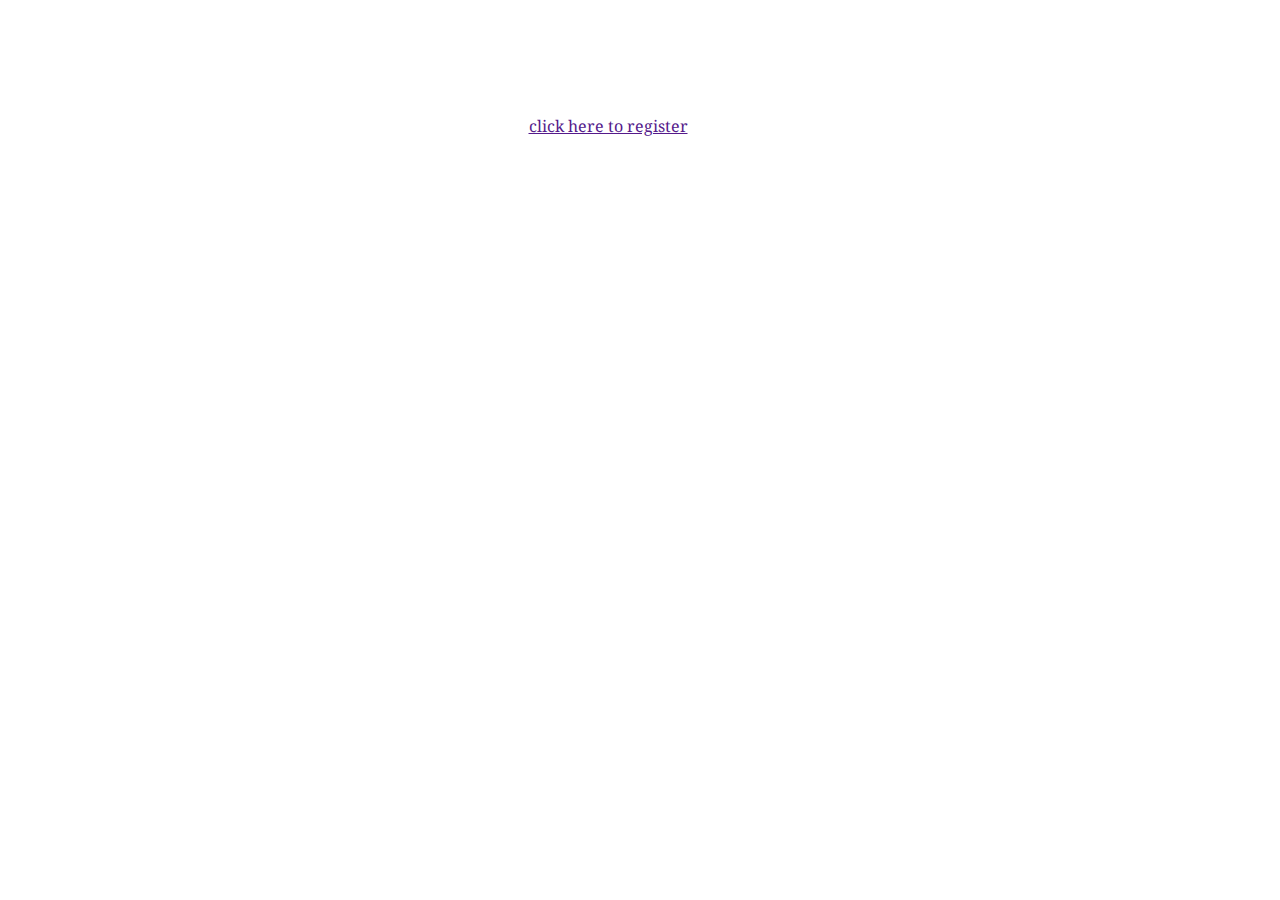
<file: high-fidelity-prototype/customer-prototype/index.html>
<!DOCTYPE html>
<html lang="en">
<head>
    <meta charset="UTF-8">
    <meta name="viewport" content="width=device-width, initial-scale=1.0">
    <title>GlowUp</title>
    <link rel="stylesheet" href="style.css">
    <link rel="preconnect" href="https://fonts.googleapis.com">
    <link rel="preconnect" href="https://fonts.gstatic.com" crossorigin>
    <link href="https://fonts.googleapis.com/css2?family=Noto+Serif:ital,wght@0,100..900;1,100..900&display=swap" rel="stylesheet">



</head>
<body>

    <section class="header">
        <nav>

            <div class="nav-links">
                <ul>

                </ul>

            </div>

            <div class="text-box">
                <h1>GLOWUP</h1>
                <p> </p>
                <a href="" class=""> click here to register</a>
            </div>

        </nav>

    </section.>
    

</body>
</html>
</file>
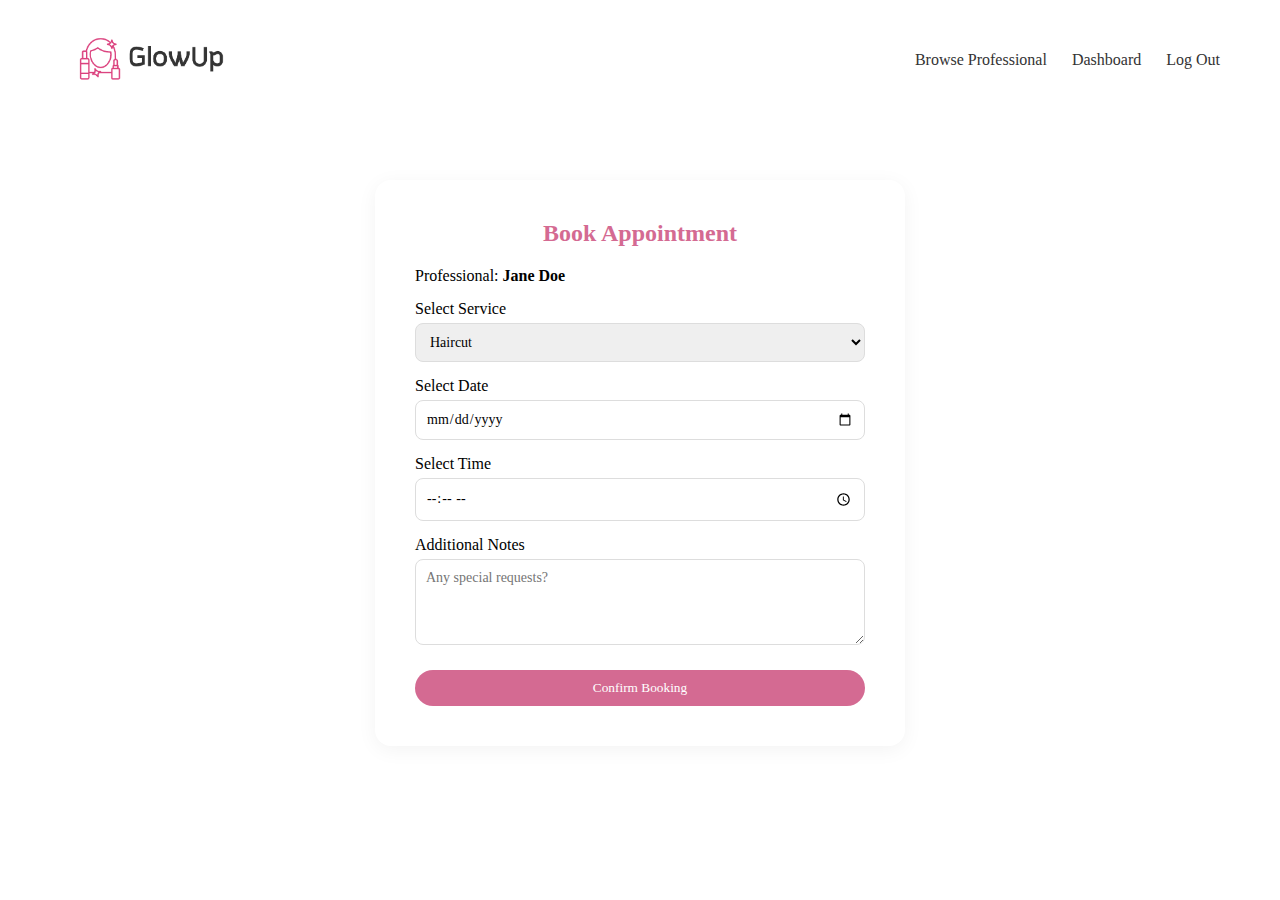
<file: high-fidelity-prototype/customer-prototype/booking.html>
<!DOCTYPE html>
<html lang="en">

<head>
    <meta charset="UTF-8">
    <meta name="viewport" content="width=device-width, initial-scale=1.0">
    <title>GlowUp Booking</title>
    <link rel="stylesheet" href="style.css">

<!--- User's can book an appointment through portfolio -->


</head>

<body>

    <!--- Top Header-->
    <header class="top-header">
        <nav>
            <img src="../../photos/logo.jpg" alt="GlowUp logo" class="logo">

            <div class="nav-links">
                <a href="browse.html"> Browse Professional</a>
                <a href="dashboard.html"> Dashboard </a>
                <a href="login.html" class="btn"> Log Out </a>

            </div>
        </nav>
    </header>

    <section class="booking-section">
        <div class="booking-box">

            <h2>Book Appointment</h2>
            <p>Professional: <strong>Jane Doe</strong></p>

            <form>

                <label>Select Service</label>
                <select>
                    <option>Haircut</option>
                    <option>Hair Styling</option>
                    <option>Full Makeup</option>
                    <option>Manicure</option>
                </select>

                <label>Select Date</label>
                <input type="date">

                <label>Select Time</label>
                <input type="time">

                <label>Additional Notes</label>
                <textarea rows="4" placeholder="Any special requests?"></textarea>

                <button type="submit" class="confirm-btn">Confirm Booking</button>

            </form>

        </div>
    </section>



</body>

</html>
</file>
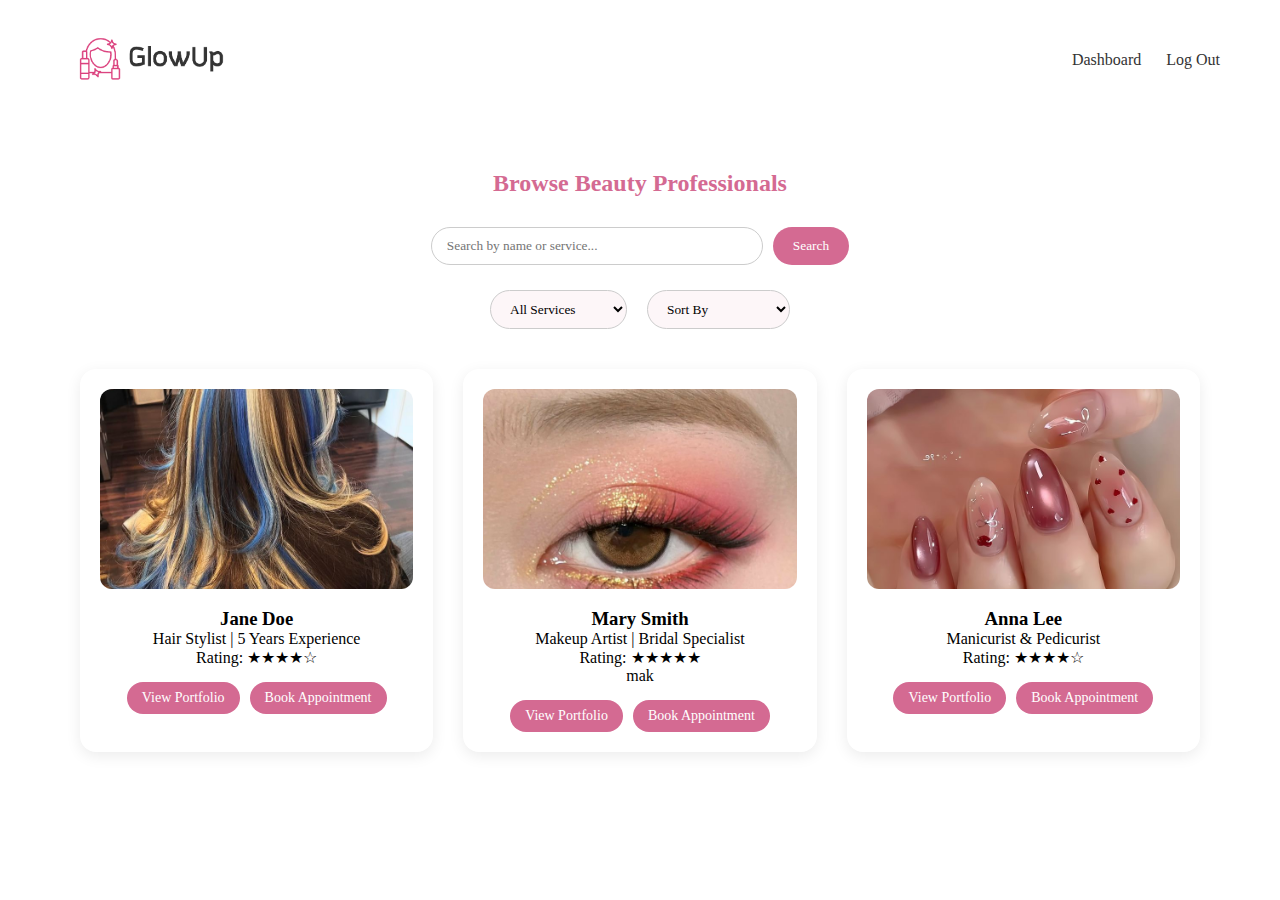
<file: high-fidelity-prototype/customer-prototype/browse.html>
<!DOCTYPE html>
<html lang="en">

<head>
    <meta charset="UTF-8">
    <meta name="viewport" content="width=device-width, initial-scale=1.0">
    <title>GlowUp Browse Professionals</title>
    <link rel="stylesheet" href="style.css">

</head>

<body>


    <!--- Top Header-->
    <header class="top-header">
        <nav>
            <img src="../../photos/logo.jpg" alt="GlowUp logo" class="logo">

            <div class="nav-links">
                <a href="dashboard.html"> Dashboard</a>
                <a href="login.html" class="btn"> Log Out </a>

            </div>

        </nav>

    </header>

    <section class="browse-section">
         
    
            <h2 class="page-title">Browse Beauty Professionals</h2>
            
                <!-- Search Bar -->
                <div class="search-bar">
                 <input type="text" placeholder="Search by name or service...">
                     <button class="search-btn">Search</button>
                </div>

        <!-- Filter Bar -->
        <div class="filter-bar">
            <select>
                <option>All Services</option>
                <option>Hair Stylist</option>
                <option>Makeup Artist</option>
                <option>Nail Technician</option>
            </select>

            <select>
                <option>Sort By</option>
                <option>Highest Rated</option>
                <option>Most Experience</option>
            </select>
        </div>

        <!-- Professionals Grid -->
        <div class="professionals-grid">

            
            <div class="professional-card">
                <img src="../../photos/hair1.jpg" alt="Jane Doe">
                <h3>Jane Doe</h3>
                <p>Hair Stylist | 5 Years Experience</p>
                <p>Rating: ★★★★☆</p>

                <div class="card-buttons">
                    <a href="portfolio.html" class="bubble-btn">View Portfolio</a>
                    <a href="booking.html" class="bubble-btn">Book Appointment</a>
                </div>
            </div>

            <div class="professional-card">
                <img src="../../photos/makeup1.jpg" alt="Mary Smith">
                <h3>Mary Smith</h3>
                <p>Makeup Artist | Bridal Specialist</p>
                <p>Rating: ★★★★★</p>mak

                <div class="card-buttons">
                    <a href="portfolio.html" class="bubble-btn">View Portfolio</a>
                    <a href="booking.html" class="bubble-btn">Book Appointment</a>
                </div>
            </div>

            <div class="professional-card">
                <img src="../../photos/nails1.jpg" alt="Anna Lee">
                <h3>Anna Lee</h3>
                <p>Manicurist & Pedicurist</p>
                <p>Rating: ★★★★☆</p>

                <div class="card-buttons">
                    <a href="portfolio.html" class="bubble-btn">View Portfolio</a>
                    <a href="booking.html" class="bubble-btn">Book Appointment</a>
                </div>
            </div>

        </div>

    </section>


</body>

</html>
</file>
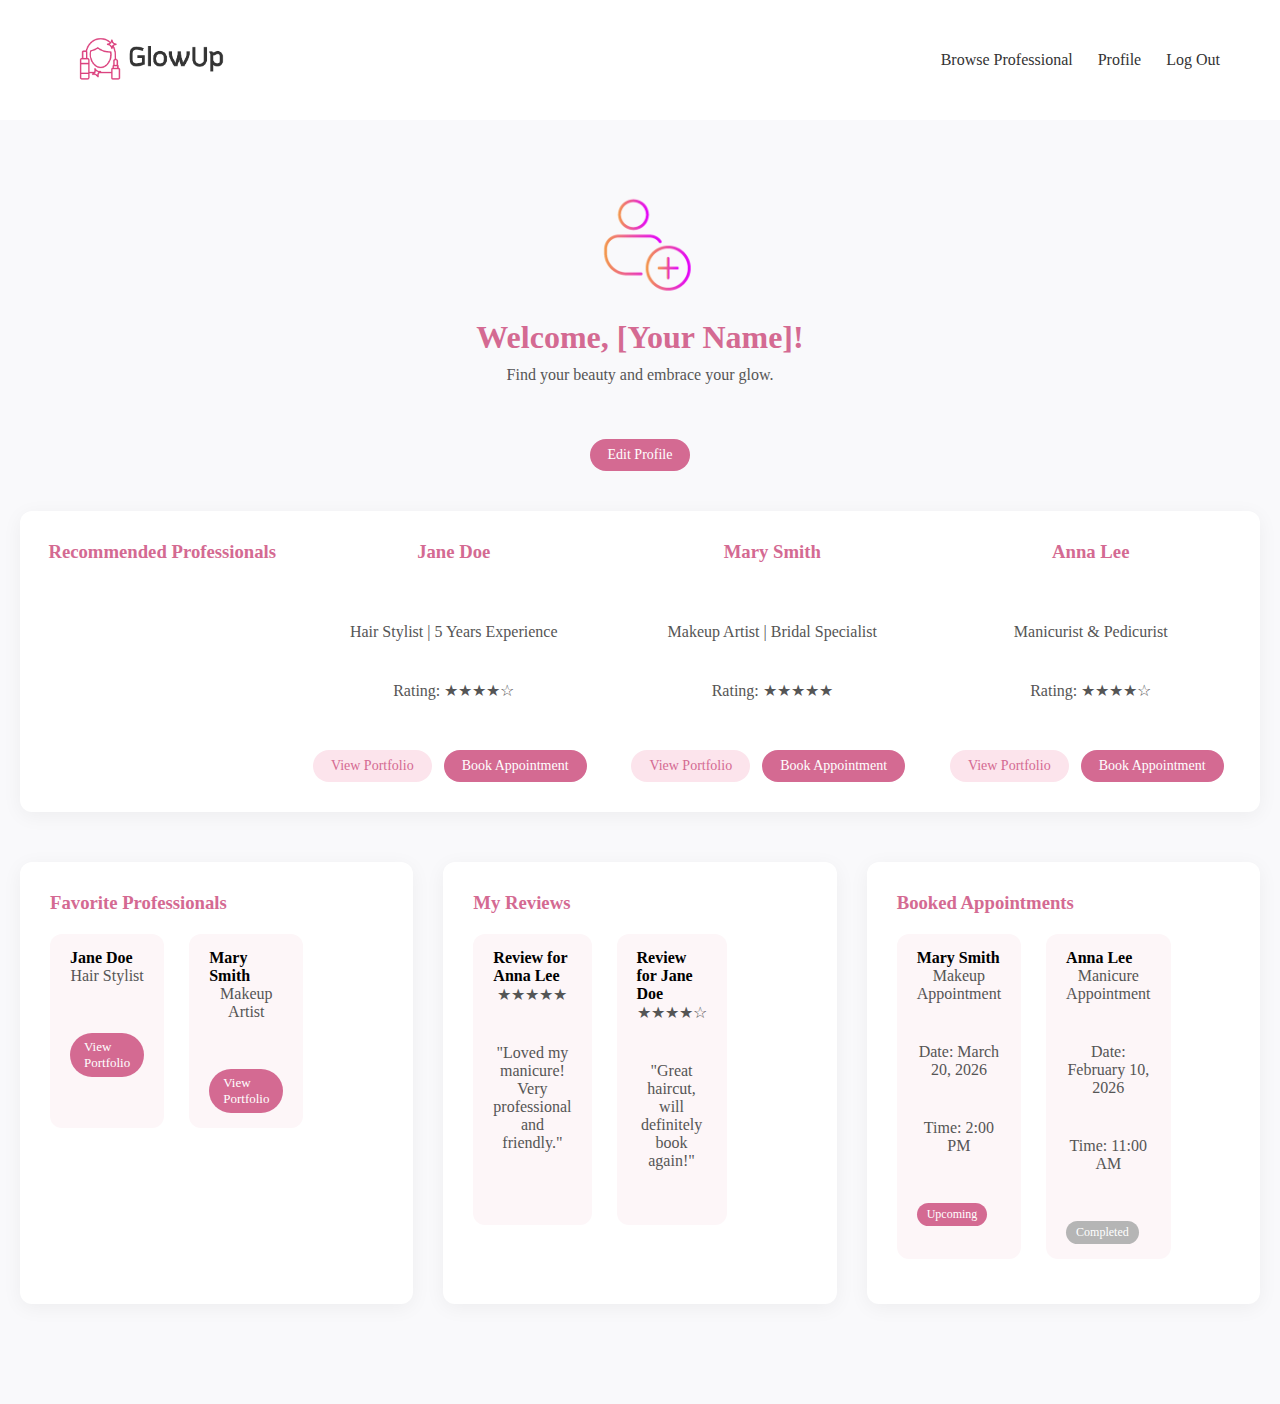
<file: high-fidelity-prototype/customer-prototype/dashboard.html>
<!DOCTYPE html>
<html lang="en">

<head>
    <meta charset="UTF-8">
    <meta name="viewport" content="width=device-width, initial-scale=1.0">
    <title>GlowUp Dashboard</title>
    <link rel="stylesheet" href="style.css">


</head>

<body>

    <!--- Top Header-->
    <header class="top-header">
        <nav>
            <img src="../../photos/logo.jpg" alt="GlowUp logo" class="logo">

            <div class="nav-links">
                <a href="browse.html"> Browse Professional</a>
                <a href="#profile"> Profile </a>
                <a href="login.html" class="btn"> Log Out </a>

            </div>
        </nav>
    </header>

    <!--- Dashboard Section -->
    <section class="dashboard">

        <div class="container welcome-header">
            <img src="../../photos/profilepic.png"alt="Profile Icon" class="profile-icon">
            <h2> Welcome, [Your Name]!</h2>
                <p> Find your beauty and embrace your glow.</p>

                <a href="edit-profile.html" class="edit-profile-btn">Edit Profile</a>
                </div>

                <!-- Professionals Grid examples -->
                <div class="cards-box">

                    <div class="cards">
                        <h3> Recommended Professionals</h3>

                        <div class="card">
                            <h3>Jane Doe</h3>
                            <p>Hair Stylist | 5 Years Experience</p>
                            <p>Rating: ★★★★☆</p>
                            <a href="portfolio.html" class="btn-portfolio">View Portfolio</a>
                            <a href="booking.html" class="btn-book">Book Appointment</a>
                        </div>

                        <div class="card">
                            <h3>Mary Smith</h3>
                            <p>Makeup Artist | Bridal Specialist</p>
                            <p>Rating: ★★★★★</p>
                            <a href="portfolio.html" class="btn-portfolio">View Portfolio</a>
                            <a href="booking.html" class="btn-book">Book Appointment</a>

                        </div>

                        <div class="card">
                            <h3>Anna Lee</h3>
                            <p>Manicurist & Pedicurist</p>
                            <p>Rating: ★★★★☆</p>
                            <a href="portfolio.html" class="btn-portfolio">View Portfolio</a>
                            <a href="booking.html" class="btn-book">Book Appointment</a>
                        </div>
                    </div>
                </div>


                <!--- Favorite Professionals (user has chosen this)-->

                <div class="dashboard-grid">
                <div class="dashboard-section">
                    <h3>Favorite Professionals</h3>

                    <div class="cards-row">
                    <div class="dashboard-card">
                        <h4>Jane Doe</h4>
                        <p>Hair Stylist</p>
                        <a href="portfolio.html" class="bubble-link">View Portfolio</a>
                    </div>

                    <div class="dashboard-card">
                        <h4>Mary Smith</h4>
                        <p>Makeup Artist</p>
                        <a href="portfolio.html" class="bubble-link">View Portfolio</a>
                    </div>
                </div>
                </div>

                <!-- Review Section (user's written reviews) -->
                <div class="dashboard-section">
                    <h3>My Reviews</h3>
                
                    <div class="cards-row">
                    <div class="dashboard-card">
                        <h4>Review for Anna Lee</h4>
                        <p>★★★★★</p>
                        <p>"Loved my manicure! Very professional and friendly."</p>
                    </div>
                
                    <div class="dashboard-card">
                        <h4>Review for Jane Doe</h4>
                        <p>★★★★☆</p>
                        <p>"Great haircut, will definitely book again!"</p>
                    </div>
                </div>
                </div>

                <div class="dashboard-section">
                    <h3>Booked Appointments</h3>
                
                     <div class="cards-row">

                    <div class="dashboard-card">
                        <h4>Mary Smith</h4>
                        <p>Makeup Appointment</p>
                        <p>Date: March 20, 2026</p>
                        <p>Time: 2:00 PM</p>
                        <span class="appointment-status">Upcoming</span>
                    </div>
                
                    <div class="dashboard-card">
                        <h4>Anna Lee</h4>
                        <p>Manicure Appointment</p>
                        <p>Date: February 10, 2026</p>
                        <p>Time: 11:00 AM</p>
                        <span class="appointment-status completed">Completed</span>
                    </div>
                </div>
            </div>

            </div>
            
    </section>

</body>

</html>
</file>
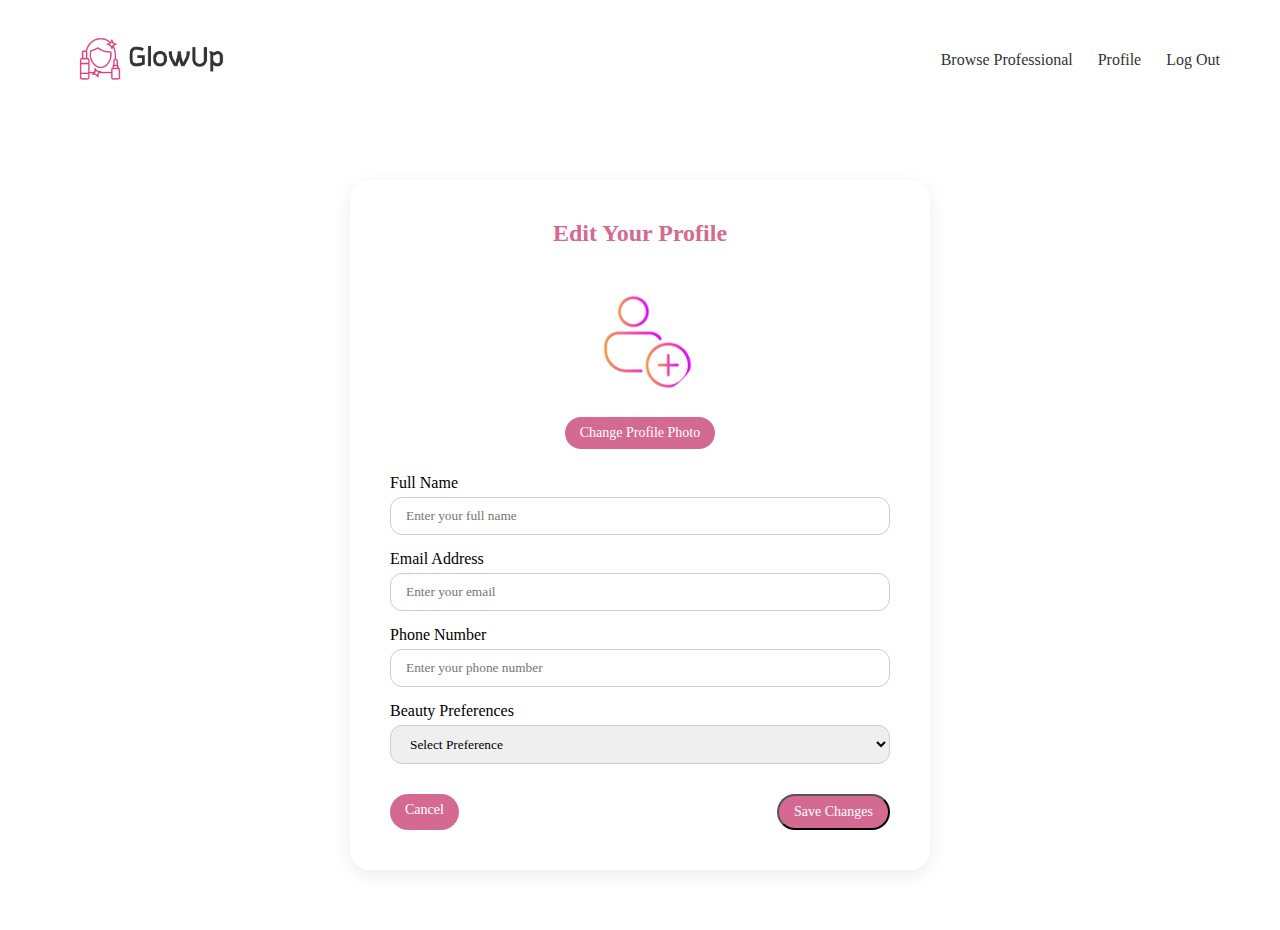
<file: high-fidelity-prototype/customer-prototype/edit-profile.html>
<!DOCTYPE html>
<html lang="en">
<head>
    <meta charset="UTF-8">
    <meta name="viewport" content="width=device-width, initial-scale=1.0">
    <title>GlowUp Edit Profile</title>
    <link rel="stylesheet" href="style.css">

<!--- Users can edit their profile-->

</head>
<body>
    <!--- Top Header-->
    <header class="top-header">
        <nav>
            <img src="../../photos/logo.jpg" alt="GlowUp logo" class="logo">

            <div class="nav-links">
                <a href="browse.html"> Browse Professional</a>
                <a href="#profile"> Profile </a>
                <a href="login.html" class="btn"> Log Out </a>

            </div>
        </nav>
    </header>

    <section class="edit-profile-section">

    <div class="edit-profile-container">

        <h2>Edit Your Profile</h2>

        <!-- Profile Image -->
        <div class="profile-image-section">
            <img src="../../photos/profilepic.png" alt="Profile Picture" class="profile-preview">
            <input type="file" id="file-upload" hidden>
        
            <label for="file-upload" class="bubble-btn upload-btn">
                Change Profile Photo
            </label>
            
        </div>

        <!-- Edit Form -->
        <form class="edit-profile-form">

            <label>Full Name</label>
            <input type="text" placeholder="Enter your full name">

            <label>Email Address</label>
            <input type="email" placeholder="Enter your email">

            <label>Phone Number</label>
            <input type="tel" placeholder="Enter your phone number">

            <label>Beauty Preferences</label>
            <select>
                <option>Select Preference</option>
                <option>Hair Services</option>
                <option>Makeup Services</option>
                <option>Nail Services</option>
                <option>All Services</option>
            </select>

            <div class="form-buttons">
                <a href="dashboard.html" class="bubble-btn">Cancel</a>
                <button type="submit" class="bubble-btn">Save Changes</button>
            </div>

        </form>

    </div>

</section>



</body>
</html>
</file>
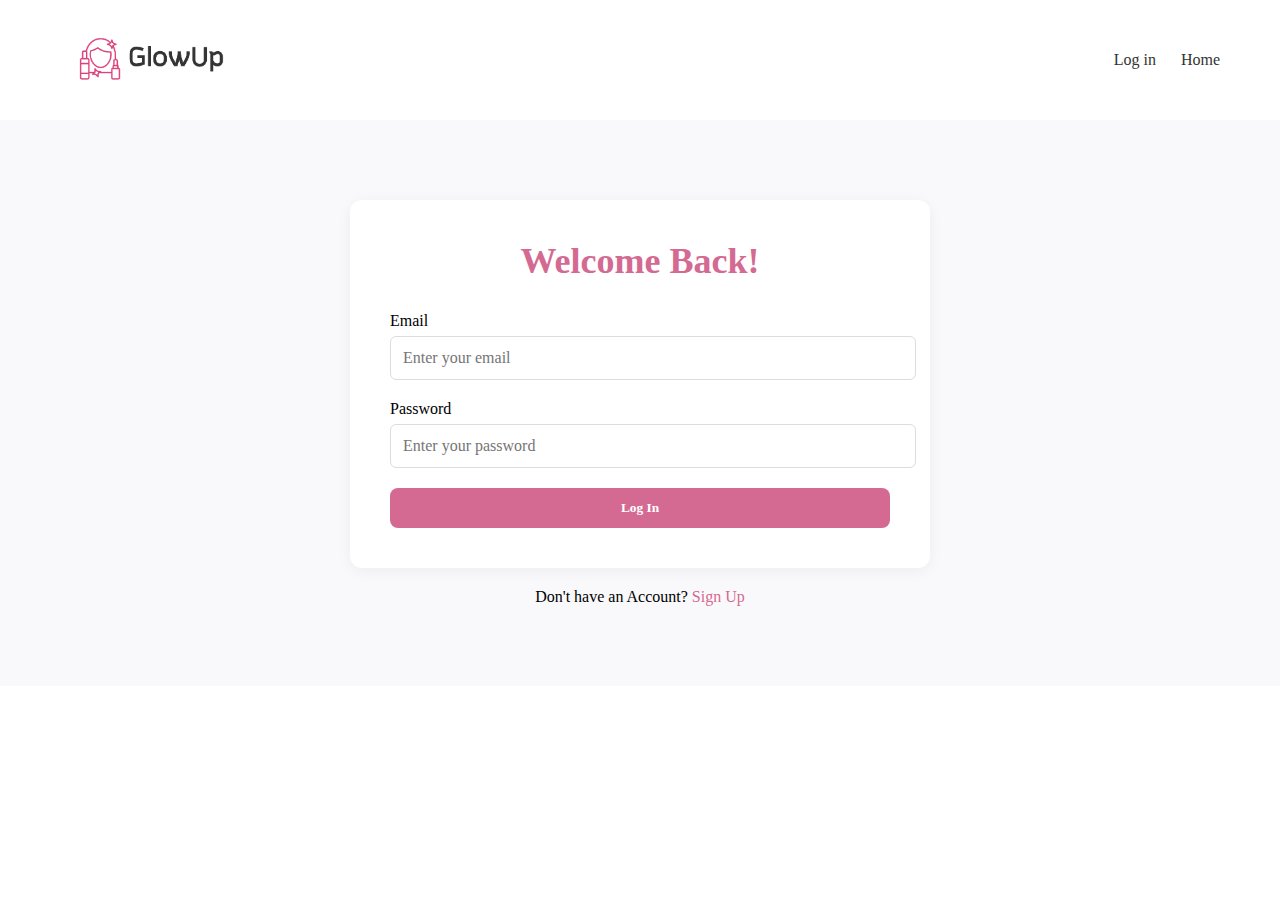
<file: high-fidelity-prototype/customer-prototype/login.html>
<!DOCTYPE html>
<html lang="en">

<head>
    <meta charset="UTF-8">
    <meta name="viewport" content="width=device-width, initial-scale=1.0">
    <title>GlowUp Login </title>
    <link rel="stylesheet" href="style.css">

     <!--- This is for user/professional to log in-->

</head>

<body>

    <!--- Top Header-->
    <header class="top-header">
        <nav>
            <img src="../../photos/logo.jpg" alt="GlowUp logo" class="logo">

            <div class="nav-links">
                <a href="login.html"> Log in</a>
                <a href="index.html" class="btn"> Home </a>

            </div>

        </nav>

    </header>

    <!--- Login Information (if user has an account for this website)-->
    <section class="login-section">
        <div class="container">

            <form onsubmit="event.preventDefault(); location.href='dashboard.html'">
                <h2> Welcome Back!</h2>

                <label for="email">Email</label>
                <input type="email" id="email" name="email" placeholder="Enter your email">

                <label for="password">Password</label>
                <input type="password" id="password" name="password" placeholder="Enter your password">

                <button type="submit" class="btn">Log In</button>

            </form>

            <p> Don't have an Account? <a href="signup.html">Sign Up</a></p>

        </div>
    </section>

</body>

</html>
</file>
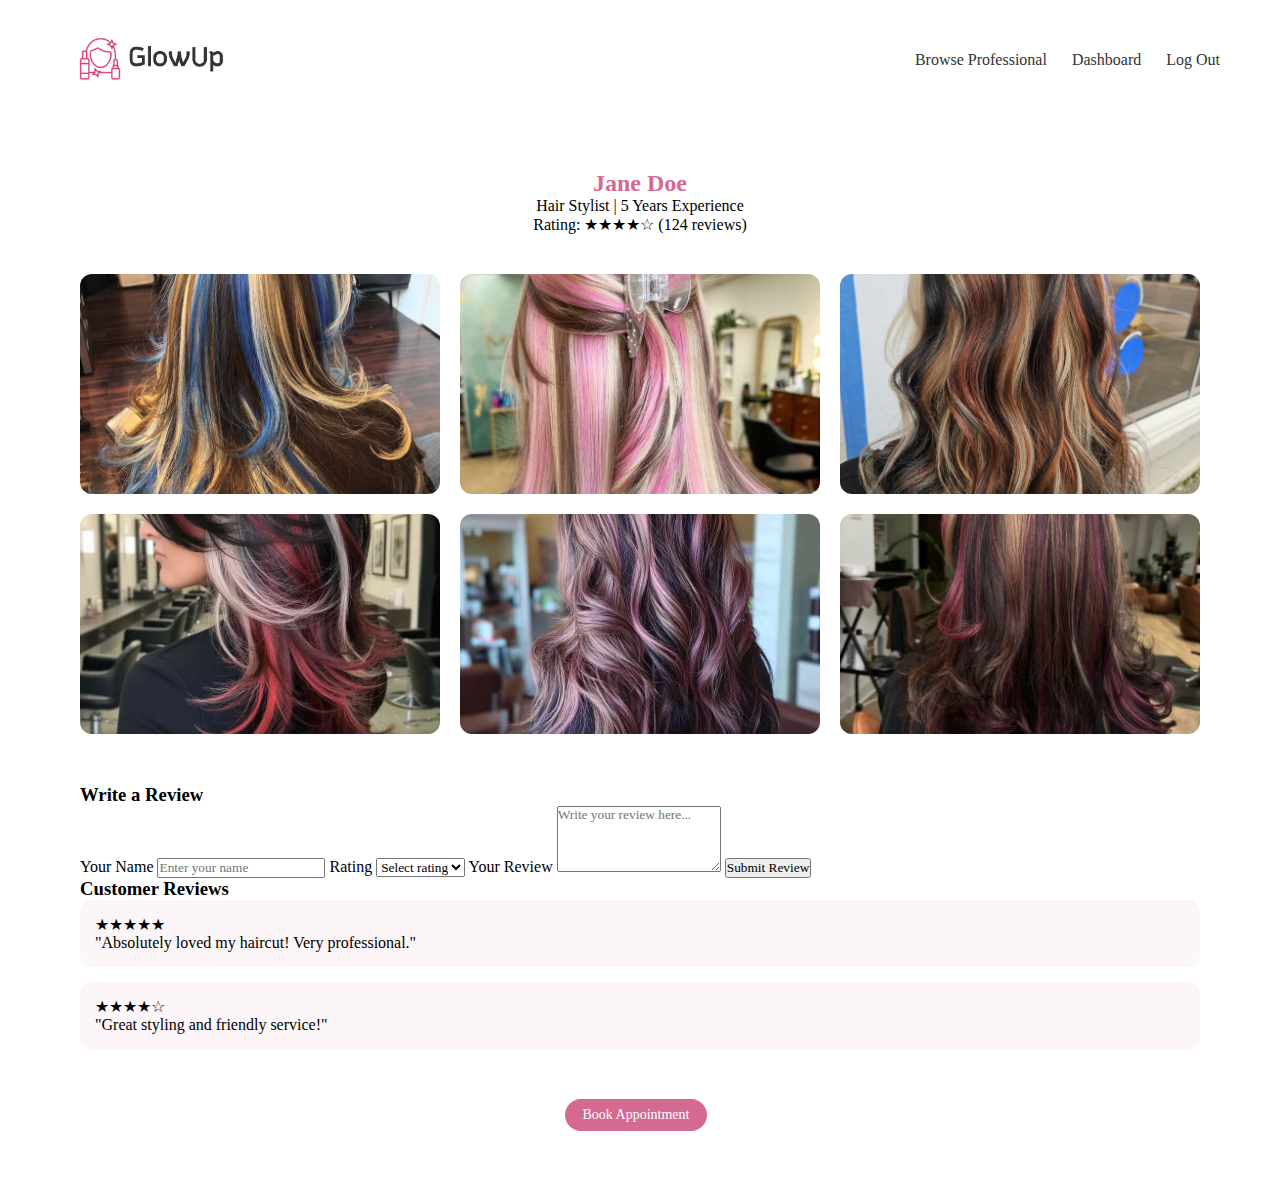
<file: high-fidelity-prototype/customer-prototype/portfolio.html>
<!DOCTYPE html>
<html lang="en">

<head>
    <meta charset="UTF-8">
    <meta name="viewport" content="width=device-width, initial-scale=1.0">
    <title>GlowUp Portfolio</title>
    <link rel="stylesheet" href="style.css">


</head>

<body>
    <!--- Top Header-->
    <header class="top-header">
        <nav>
            <img src="../../photos/logo.jpg" alt="GlowUp logo" class="logo">

            <div class="nav-links">
                <a href="browse.html"> Browse Professional</a>
                <a href="dashboard.html"> Dashboard </a>
                <a href="login.html" class="btn"> Log Out </a>

            </div>
        </nav>
    </header>

    <section class="portfolio-section">

        <div class="portfolio-header">
            <h2>Jane Doe</h2>
            <p>Hair Stylist | 5 Years Experience</p>
            <p>Rating: ★★★★☆ (124 reviews)</p>
        </div>

        <!-- Gallery Section -->
        <div class="portfolio-gallery">
            <img src="../../photos/hair1.jpg" alt="Work Example">
            <img src="../../photos/hair2.jpg" alt="Work Example">
            <img src="../../photos/hair3.jpg" alt="Work Example">
            <img src="../../photos/hair4.jpg" alt="Work Example">
            <img src="../../photos/hair5.jpg" alt="Work Example">
            <img src="../../photos/hair6.jpg" alt="Work Example">
        </div>

        <!-- Customer review submission -->
        <div class="portfolio-add-review">
            <h3>Write a Review</h3>
            <form action="#" method="POST" class="review-form">
                <label for="reviewer-name">Your Name</label>
                <input type="text" id="reviewer-name" name="reviewer-name" placeholder="Enter your name" required>
        
                <label for="review-rating">Rating</label>
                <select id="review-rating" name="review-rating" required>
                    <option value="">Select rating</option>
                    <option value="5">★★★★★</option>
                    <option value="4">★★★★☆</option>
                    <option value="3">★★★☆☆</option>
                    <option value="2">★★☆☆☆</option>
                    <option value="1">★☆☆☆☆</option>
                </select>
        
                <label for="review-text">Your Review</label>
                <textarea id="review-text" name="review-text" rows="4" placeholder="Write your review here..."
                    required></textarea>
        
                <button type="submit" class="btn btn-submit">Submit Review</button>
            </form>
        </div>

        <!-- Reviews Preview -->
        <div class="portfolio-reviews">
            <h3>Customer Reviews</h3>

            <div class="review-card">
                <p>★★★★★</p>
                <p>"Absolutely loved my haircut! Very professional."</p>
            </div>

            <div class="review-card">
                <p>★★★★☆</p>
                <p>"Great styling and friendly service!"</p>
            </div>
        </div>

        <div class="portfolio-action">
            <a href="booking.html" class="btn-book">Book Appointment</a>
        </div>

    </section>



</body>

</html>
</file>
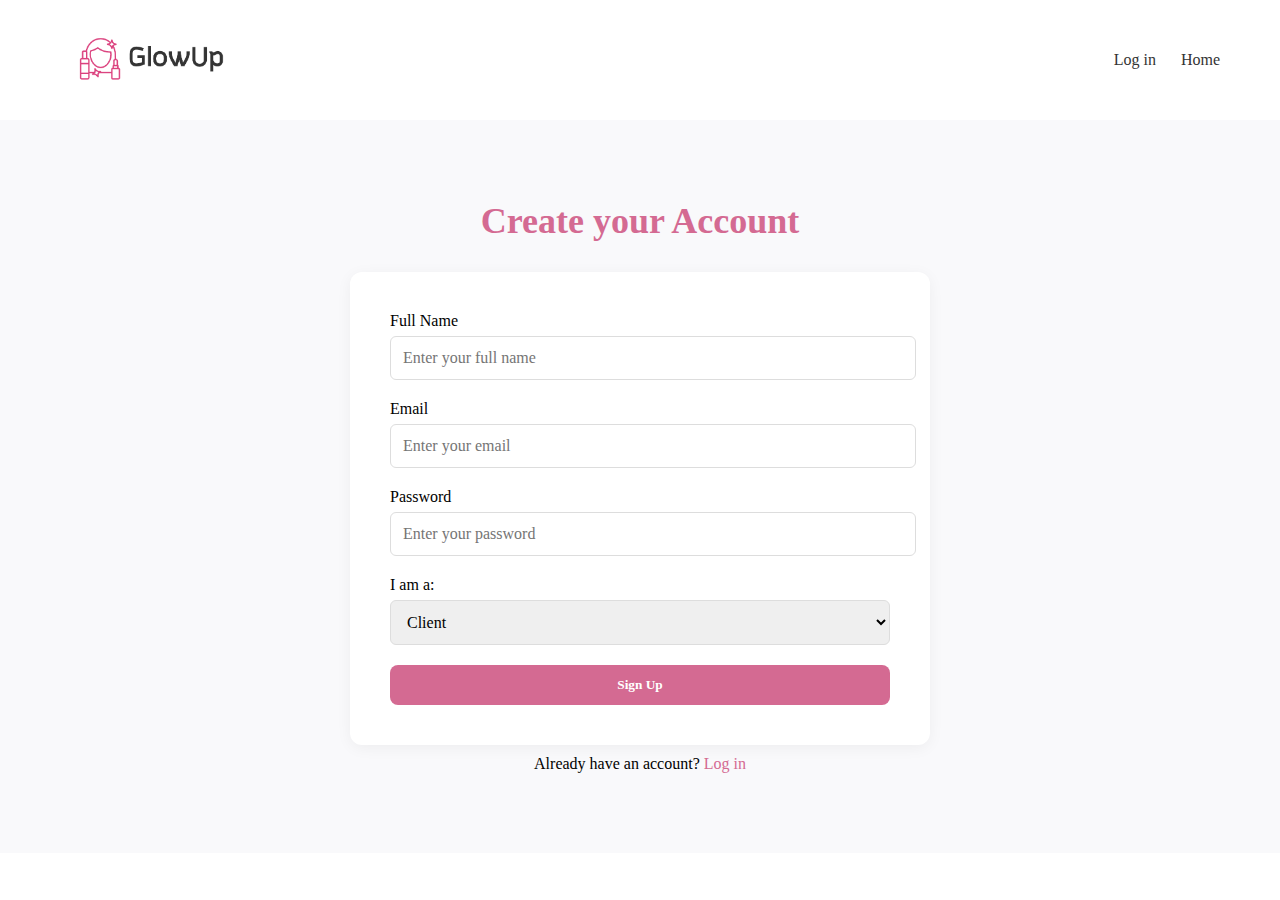
<file: high-fidelity-prototype/customer-prototype/signup.html>
<!DOCTYPE html>
<html lang="en">

<head>
    <meta charset="UTF-8">
    <meta name="viewport" content="width=device-width, initial-scale=1.0">
    <title>GlowUp SignUp</title>
    <link rel="stylesheet" href="style.css">

</head>

<body>

    <!--- Top Header-->
    <header class="top-header">
        <nav>
            <img src="../../photos/logo.jpg" alt="GlowUp logo" class="logo">

            <div class="nav-links">
                <a href="login.html"> Log in</a>
                <a href="index.html" class="btn"> Home </a>

            </div>

        </nav>

    </header>

    <!--- Signup Selection (user puts in information) -->

    <section class="signup-section">
        <div class="container">
            <h2> Create your Account </h2>
            <form action="#" method="POST">
                <label for="name">Full Name</label>
                <input type="text" id="name" name="name" placeholder="Enter your full name">

                <label for="email">Email</label>
                <input type="email" id="email" name="email" placeholder="Enter your email">

                <label for="password">Password</label>
                <input type="password" id="password" name="password" placeholder="Enter your password">

                <label for="role">I am a:</label>
                <select id="role" name="role">
                    <option value="client">Client</option>
                    <option value="professional">Professional</option>
                </select>

                <button type="button" class="btn" onclick="location.href='dashboard.html'">Sign Up</button>

            </form>

        </div>

        <p> Already have an account? <a href="login.html"> Log in</a></p>
    </section>


</body>

</html>
</file>
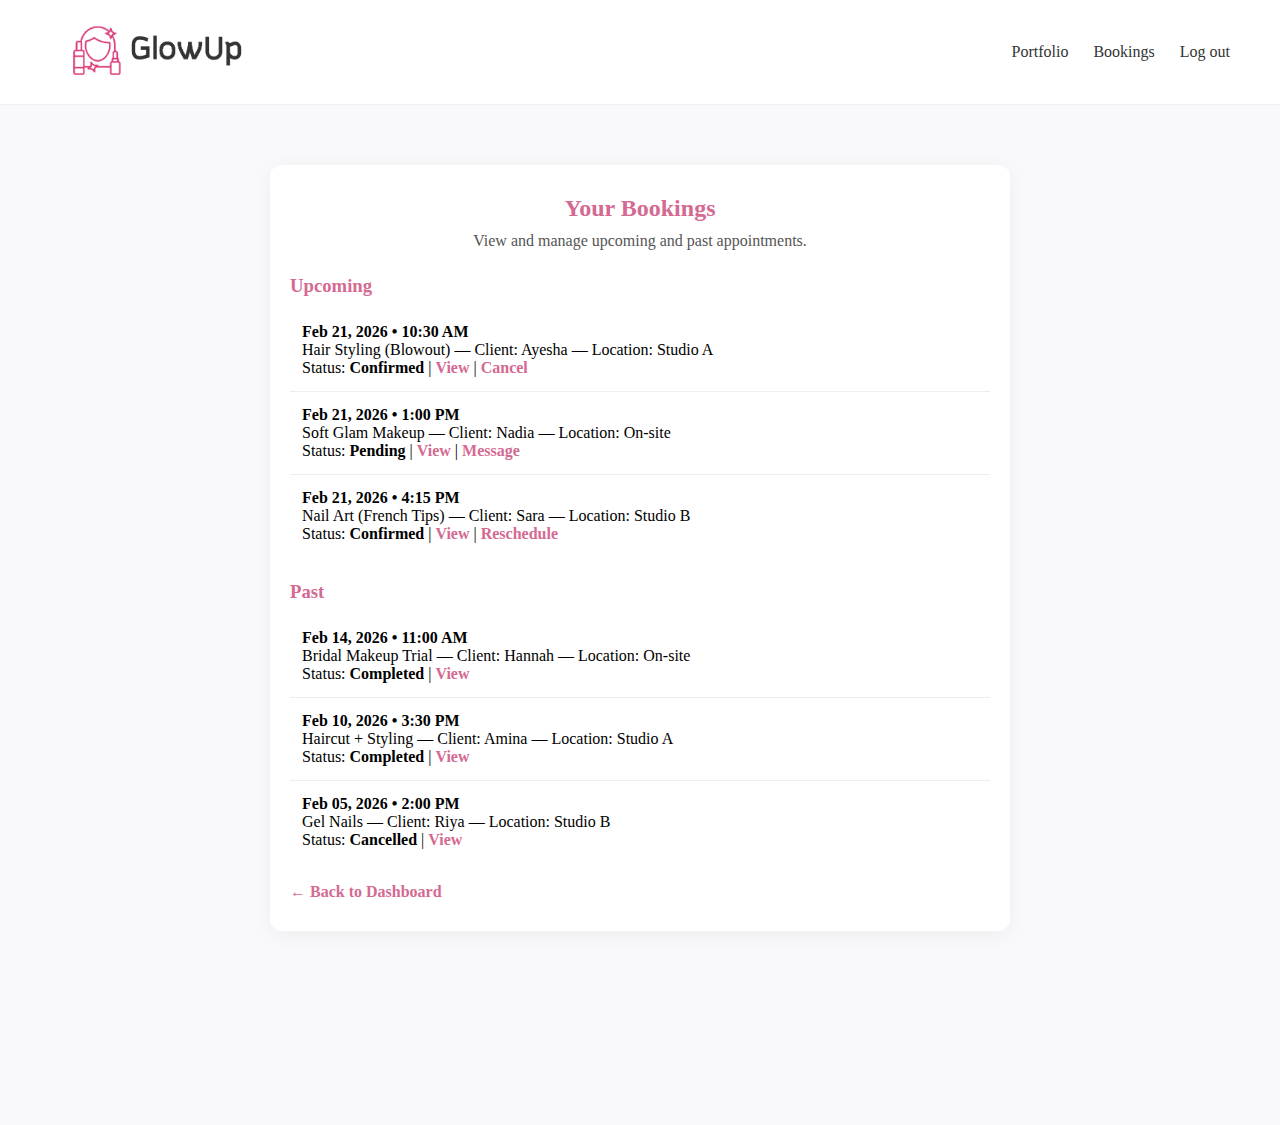
<file: high-fidelity-prototype/Provider/provider-bookings.html>
<!DOCTYPE html>
<html lang="en">
<head>
    <meta charset="UTF-8">
    <meta name="viewport" content="width=device-width, initial-scale=1.0">
    <title>Provider Bookings - GlowUp</title>
    <link rel="stylesheet" href="style.css">
</head>

<body>

    <!-- Top header -->
    <header class="top-header">
        <nav class="nav-bar">
            <!-- LEFT: GlowUp -->
            <div class="brand">
                <a href="provider-dashboard.html">
                    <img src="image/logo.jpg" alt="GlowUp logo" class="logo-img">
                </a>
            </div>

            <!-- RIGHT: Links -->
            <div class="nav-links">
                <a href="provider-portfolio.html">Portfolio</a>
                <a href="provider-bookings.html">Bookings</a>
                <a href="provider-login.html" class="btn">Log out</a>
            </div>
        </nav>
    </header>

    <!-- Page content -->
    <section class="simple-page">
        <div class="simple-box">
            <h2>Your Bookings</h2>
            <p>View and manage upcoming and past appointments.</p>

            <h3 class="section-title">Upcoming</h3>

            <ul>
                <li>
                    <strong>Feb 21, 2026 • 10:30 AM</strong><br>
                    Hair Styling (Blowout) — Client: Ayesha — Location: Studio A<br>
                    Status: <strong>Confirmed</strong> |
                    <a href="#">View</a> |                
                    <a href="#">Cancel</a>

                </li>

                <li>
                    <strong>Feb 21, 2026 • 1:00 PM</strong><br>
                    Soft Glam Makeup — Client: Nadia — Location: On-site<br>
                    Status: <strong>Pending</strong> |
                    <a href="#">View</a> |
                    <a href="#">Message</a>

                </li>

                <li>
                    <strong>Feb 21, 2026 • 4:15 PM</strong><br>
                    Nail Art (French Tips) — Client: Sara — Location: Studio B<br>
                    Status: <strong>Confirmed</strong> |
                    <a href="#">View</a> |                
                    <a href="#">Reschedule</a>

                </li>
            </ul>

           <h3 class="section-title">Past</h3>

            <ul>
                <li>
                    <strong>Feb 14, 2026 • 11:00 AM</strong><br>
                    Bridal Makeup Trial — Client: Hannah — Location: On-site<br>
                    Status: <strong>Completed</strong> |
                    <a href="#">View</a>

                </li>

                <li>
                    <strong>Feb 10, 2026 • 3:30 PM</strong><br>
                    Haircut + Styling — Client: Amina — Location: Studio A<br>
                    Status: <strong>Completed</strong> |
                    <a href="#">View</a>

                </li>

                <li>
                    <strong>Feb 05, 2026 • 2:00 PM</strong><br>
                    Gel Nails — Client: Riya — Location: Studio B<br>
                    Status: <strong>Cancelled</strong> |
                    <a href="#">View</a>

                </li>
            </ul>

            <a class="back" href="provider-dashboard.html">← Back to Dashboard</a>
        </div>
    </section>

</body>
</html>
</file>
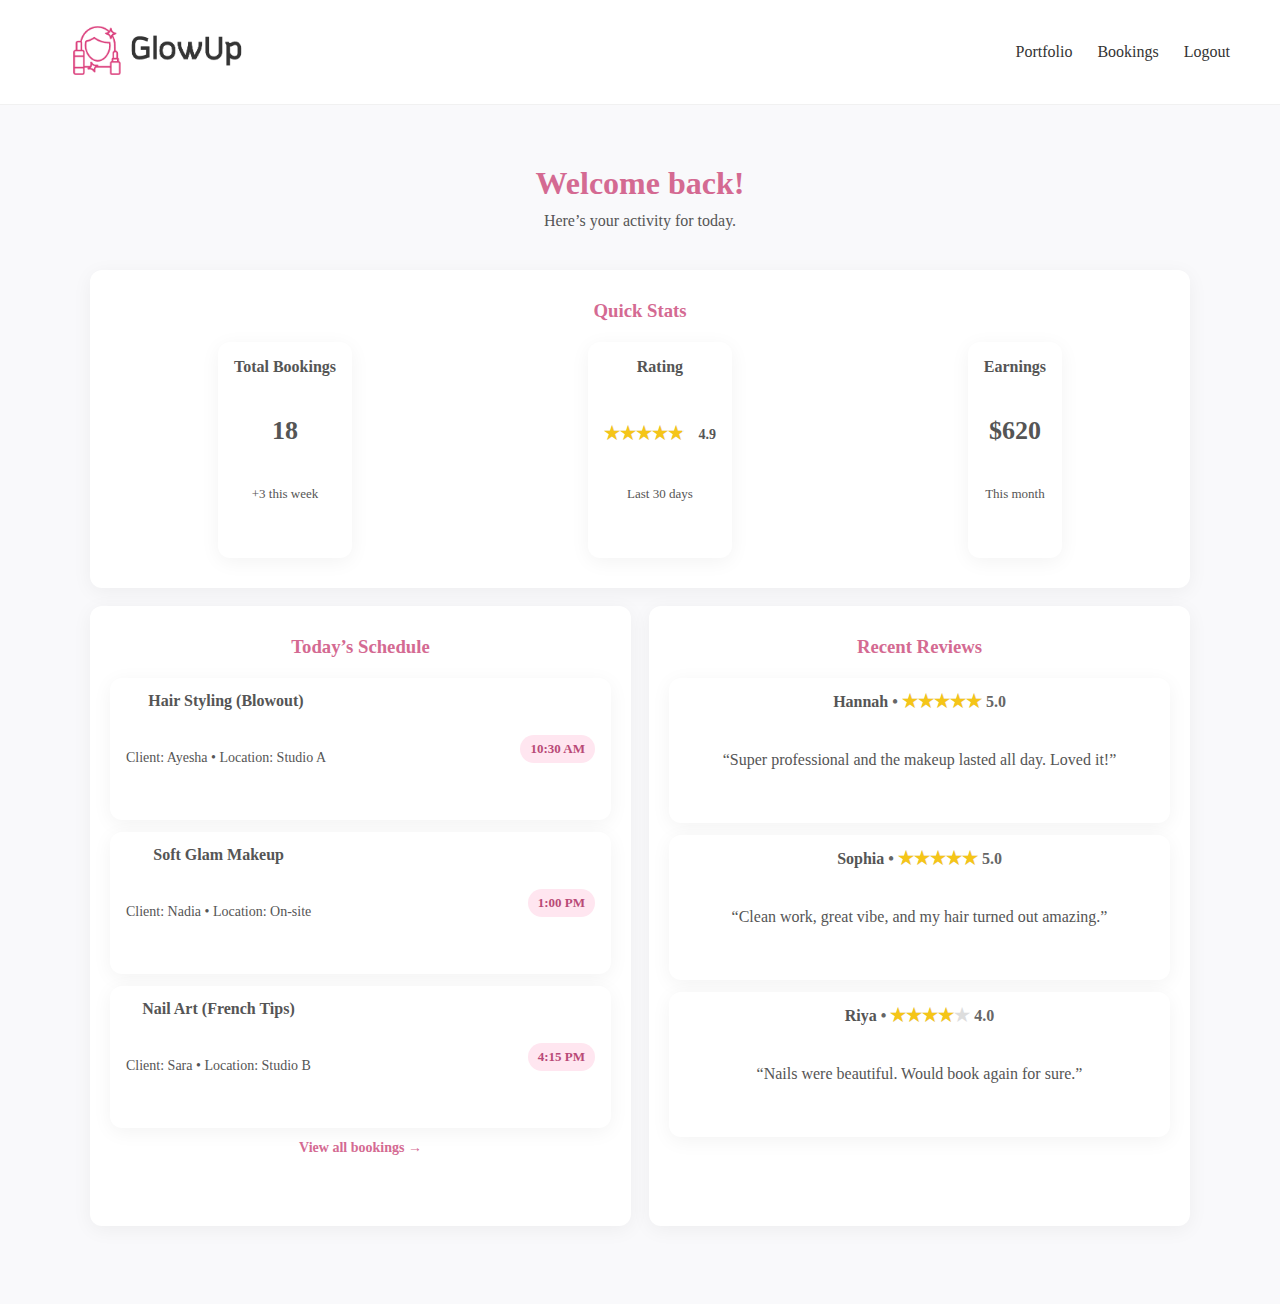
<file: high-fidelity-prototype/Provider/provider-dashboard.html>
<!DOCTYPE html>
<html lang="en">
<head>
    <meta charset="UTF-8">
    <meta name="viewport" content="width=device-width, initial-scale=1.0">
    <title>Provider Dashboard - GlowUp</title>
    <link rel="stylesheet" href="style.css">
</head>

<body>

    <!-- Top header -->
    <header class="top-header">
        <nav class="nav-bar">
            <!-- Left: logo -->
            <div class="brand">
                <a href="provider-dashboard.html">
                    <img src="image/logo.jpg" alt="GlowUp logo" class="logo-img">
                </a>
            </div>

            
            <div class="nav-links">
                <a href="provider-portfolio.html">Portfolio</a>
                <a href="provider-bookings.html">Bookings</a>
                <a href="provider-login.html" class="btn">Logout</a>
            </div>
        </nav>
    </header>

    <!-- Dashboard -->
    <section class="dashboard">
        <div class="container">

            <h2>Welcome back!</h2>
            <p class="muted">Here’s your activity for today.</p>

            <!-- Quick Stats -->
            <div class="cards-box">
                <h3>Quick Stats</h3>
                <div class="cards">
                    <div class="stat-card">
                        <p class="stat-label">Total Bookings</p>
                        <p class="stat-value">18</p>
                        <p class="stat-note">+3 this week</p>
                    </div>

                    <div class="stat-card">
                        <p class="stat-label">Rating</p>
                        <p class="stat-value">
                            <span class="stars" style="--rating: 4.9;"></span>
                            <span class="rating-num">4.9</span>
                        </p>

                        <p class="stat-note">Last 30 days</p>
                    </div>

                    <div class="stat-card">
                        <p class="stat-label">Earnings</p>
                        <p class="stat-value">$620</p>
                        <p class="stat-note">This month</p>
                    </div>
                </div>
            </div>

            <!-- Two-column layout -->
            <div class="grid-2">

                <!-- Today's Schedule -->
                <div class="cards-box">
                    <h3>Today’s Schedule</h3>

                    <div class="schedule-item">
                        <div>
                            <p class="schedule-title">Hair Styling (Blowout)</p>
                            <p class="muted small">Client: Ayesha • Location: Studio A</p>
                        </div>
                        <span class="pill">10:30 AM</span>
                    </div>

                    <div class="schedule-item">
                        <div>
                            <p class="schedule-title">Soft Glam Makeup</p>
                            <p class="muted small">Client: Nadia • Location: On-site</p>
                        </div>
                        <span class="pill">1:00 PM</span>
                    </div>

                    <div class="schedule-item">
                        <div>
                            <p class="schedule-title">Nail Art (French Tips)</p>
                            <p class="muted small">Client: Sara • Location: Studio B</p>
                        </div>
                        <span class="pill">4:15 PM</span>
                    </div>

                    <p class="small">
                        <a href="provider-bookings.html">View all bookings →</a>
                    </p>
                </div>

                <!-- Recent Reviews -->
                <div class="cards-box">
                    <h3>Recent Reviews</h3>

                    <div class="review">
                        <p class="review-name">
                            Hannah <span class="muted">•</span> <span class="stars" style="--rating: 5;"></span>
                            <span class="muted">5.0</span>
                        </p>

                        <p class="review-text">“Super professional and the makeup lasted all day. Loved it!”</p>
                    </div>

                    <div class="review">
                        <p class="review-name">
                            Sophia <span class="muted">•</span> <span class="stars" style="--rating: 5;"></span>
                            <span class="muted">5.0</span>
                        </p>

                        <p class="review-text">“Clean work, great vibe, and my hair turned out amazing.”</p>
                    </div>

                    <div class="review">
                        <p class="review-name">
                            Riya <span class="muted">•</span> <span class="stars" style="--rating: 4;"></span>
                            <span class="muted">4.0</span>
                        </p>

                        <p class="review-text">“Nails were beautiful. Would book again for sure.”</p>
                    </div>

                    
                </div>

            </div>

        </div>
    </section>

</body>
</html>
</file>
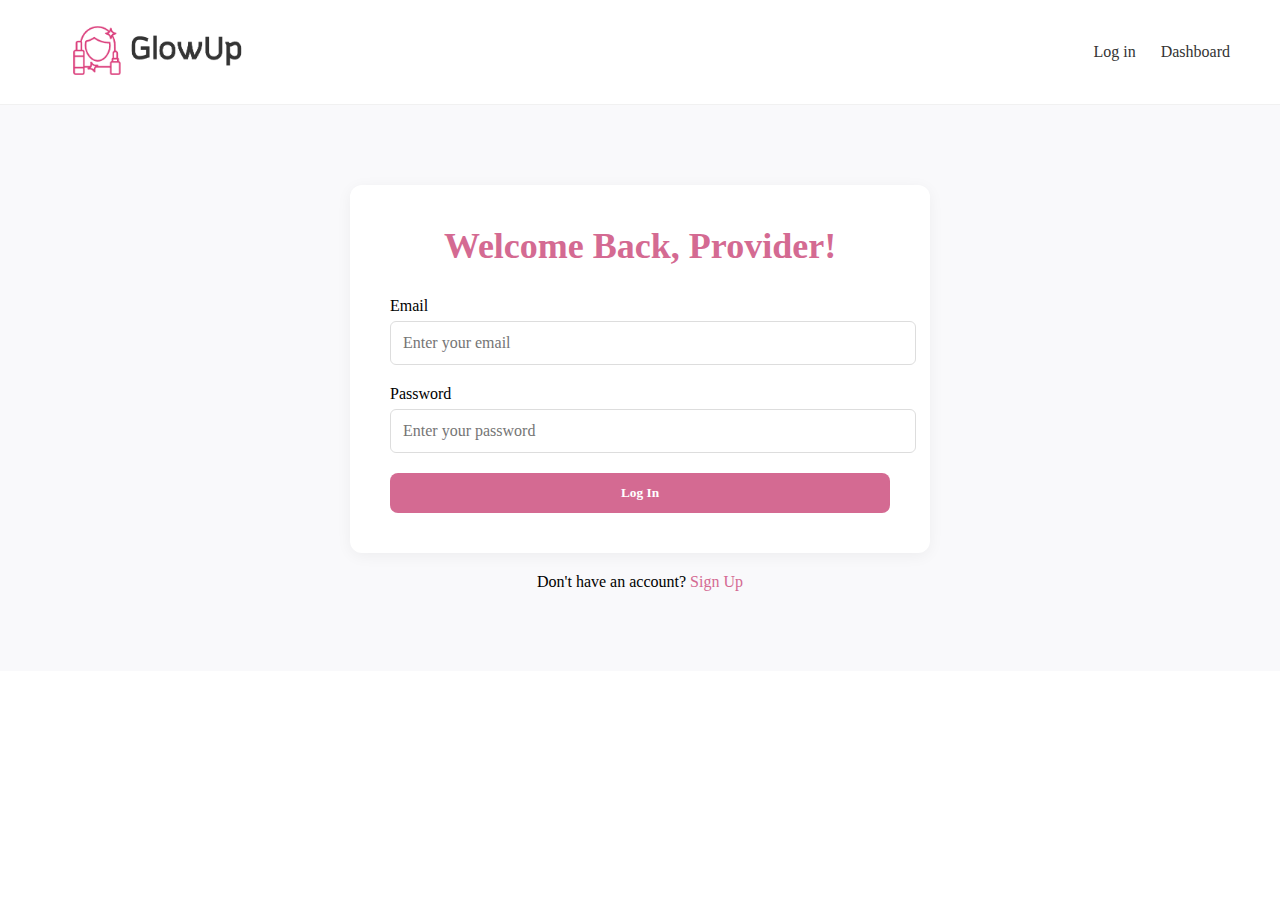
<file: high-fidelity-prototype/Provider/provider-login.html>
<!DOCTYPE html>
<html lang="en">
<head>
    <meta charset="UTF-8">
    <meta name="viewport" content="width=device-width, initial-scale=1.0">
    <title>GlowUp Provider Login</title>
    <link rel="stylesheet" href="style.css">
</head>

<body>

    <!-- Top header -->
    <header class="top-header">
        <nav class="nav-bar">

            <!-- LEFT: GlowUp logo-->
            <div class="brand">
                <a href="provider-dashboard.html">
                    <img src="image/logo.jpg" alt="GlowUp logo" class="logo-img">
                </a>
            </div>

            <!-- RIGHT: navigation buttons -->
            <div class="nav-links">
                <a href="provider-login.html">Log in</a>
                <a href="provider-dashboard.html" class="btn">Dashboard</a>
            </div>

        </nav>
    </header>


    <section class="login-section">
        <div class="container">

            <form onsubmit="event.preventDefault(); location.href='provider-dashboard.html'">
                <h2>Welcome Back, Provider!</h2>

                <label for="email">Email</label>
                <input type="email" id="email" name="email" placeholder="Enter your email">

                <label for="password">Password</label>
                <input type="password" id="password" name="password" placeholder="Enter your password">

                <button type="submit" class="btn">Log In</button>
            </form>

            <p>Don't have an account? <a href="provider-signup.html">Sign Up</a></p>

        </div>
    </section>

</body>
</html>
</file>
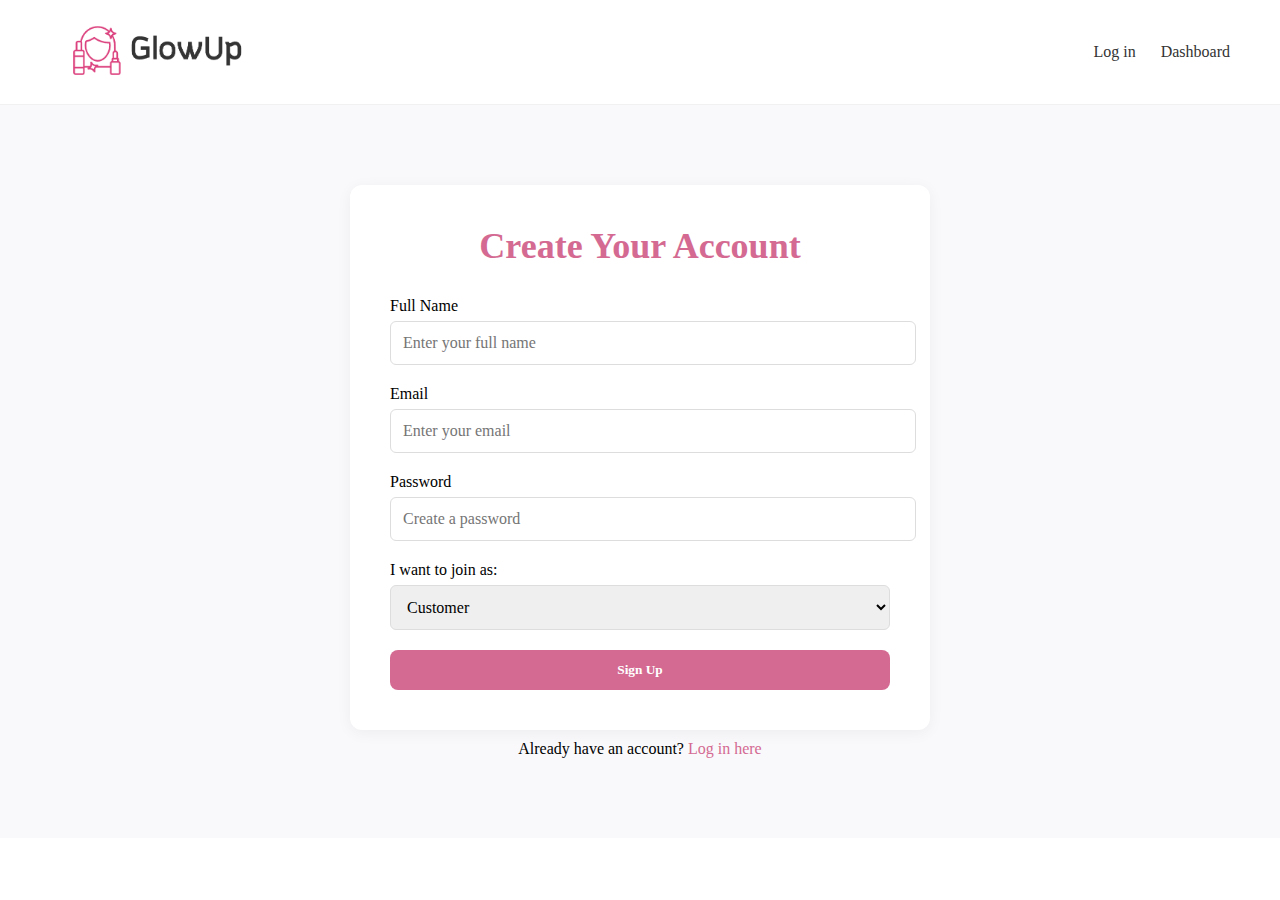
<file: high-fidelity-prototype/Provider/provider-signup.html>
<!DOCTYPE html>
<html lang="en">
<head>
    <meta charset="UTF-8">
    <meta name="viewport" content="width=device-width, initial-scale=1.0">
    <title>GlowUp Provider Sign Up</title>

    <link rel="stylesheet" href="style.css">
</head>

<body>

    <!-- Top header -->
    <header class="top-header">
        <nav class="nav-bar">

            <!-- LEFT: logo-->
            <div class="brand">
                <a href="provider-dashboard.html">
                    <img src="image/logo.jpg" alt="GlowUp logo" class="logo-img">
                </a>
            </div>


            <!-- RIGHT: navigation buttons -->
            <div class="nav-links">
                <a href="provider-login.html">Log in</a>
                <a href="provider-dashboard.html" class="btn">Dashboard</a>
            </div>

        </nav>
    </header>



    <!-- Sign Up Section -->
    <section class="signup-section">
        <div class="container">

            <form onsubmit="event.preventDefault(); location.href='provider-dashboard.html'">

                <h2>Create Your Account</h2>

                <!-- Name -->
                <label for="name">Full Name</label>
                <input type="text" id="name" placeholder="Enter your full name">

                <!-- Email -->
                <label for="email">Email</label>
                <input type="email" id="email" placeholder="Enter your email">

                <!-- Password -->
                <label for="password">Password</label>
                <input type="password" id="password" placeholder="Create a password">

                <!-- Role selection -->
                <label for="role">I want to join as:</label>
                <select id="role">
                    <option value="customer">Customer</option>
                    <option value="provider">Provider</option>
                </select>

                <!-- Sign Up button → goes to provider dashboard -->
                <button type="submit" class="btn">Sign Up</button>

            </form>

            <!-- link to login -->
            <p>Already have an account?  
                <a href="provider-login.html">Log in here</a>
            </p>

        </div>
    </section>

</body>
</html>
</file>
<file: high-fidelity-prototype/customer-prototype/style.css>
/*-------- index.html---------*/
*{
    margin: 0;
    padding: 0;
    font-family: "Noto Serif", serif;
}

.topheader{
    background: white;
    box-shadow: 0 2px 8px rgba(0,0,0,0.05);
}

.hero{
    min-height: 100vh;
    width: 100%;
    background-image:url("../../photos/background.jpg");
    background-position: center;
    background-size: cover;
    background-repeat: no-repeat;
    display: flex;
    justify-content: center;
    align-items: center;
    text-align: center;
}

nav{
    display: flex;
    justify-content: space-between;
    align-items: center;
    padding: 20px 60px;
}

.nav-links{
    display: flex;
    align-items: center;
}

.nav-links a{
    margin-left: 25px;
    text-decoration: none;
    color: #333;
    font-weight: 500;
}

.nav-links a:hover{
    color: #d46a92;
}

.logo{
    height: 80px;
    width: auto;
}

.text-box{
    position: relative;
    z-index: 2; /* makes text appear above overlay */
    color: white; /* text visible on dark overlay */
    max-width: 600px;
    margin: 0 auto;
    margin-bottom: 220px;
}

.text-box h1 {
    font-size: 48px;
    margin-bottom: 20px;
}

.text-box p {
    font-size: 20px;
    margin-bottom: 30px;
}

.text-box .btn {
    padding: 12px 25px;
    font-weight: 600;
    border-radius: 8px;
    background: #d46a92;
    color: white;
    text-decoration: none;
}

.text-box .btn:hover {
    background: #b8577c;
}

/*-------- signup.html---------*/

.signup-section{
    padding: 80px 20px;
    background: #f9f9fb;
}

.signup-section h2{
    text-align: center;
    font-size: 36px;
    margin-bottom: 30px;
    color: #d46a92;
}

.signup-section form{
    max-width: 500px;
    margin: 0 auto;
    background: white;
    padding: 40px;
    border-radius: 12px;
    box-shadow: 0 3px 15px rgba(0,0,0,0.05);
}

.signup-section form label{
    display: block;
    margin-bottom: 6px;
    font-weight: 500;
}

.signup-section form input, .signup-section form select{
    width: 100%;
    padding: 12px;
    margin-bottom: 20px;
    border-radius: 6px;
    border: 1px solid #ddd;
    font-size: 16px;
}

.signup-section form input:focus, .signup-section form select:focus{
    outline: none;
    border-color: #d46a92;
}

.signup-section form .btn{
    width: 100%;
    padding: 12px;
    font-weight: 600;
    background: #d46a92;
    color: white;
    border-radius: 8px;
    border: none;
    cursor: pointer;

}

.signup-section form .btn:hover{
    background: #b8577c;
}

.signup-section p{
    margin-top: 10px;
    text-align: center;

}

.signup-section p a {
    color: #d46a92;
    text-decoration: none;
}

.signup-section p a:hover {
    text-decoration: underline;
}

/*-------- login.html---------*/

.login-section{
    padding: 80px 20px;
    background: #f9f9fb;
}

.login-section h2{
    text-align: center;
    font-size: 36px;
    margin-bottom: 30px;
    color: #d46a92;
}

.login-section form{
    max-width: 500px;
    margin: 0 auto;
    background: white;
    padding: 40px;
    border-radius: 12px;
    box-shadow: 0 3px 15px rgba(0,0,0,0.05);
}

.login-section form label{
    display: block;
    margin-bottom: 6px;
    font-weight: 500;
}

.login-section form input{
    width: 100%;
    padding: 12px;
    margin-bottom: 20px;
    border-radius: 6px;
    border: 1px solid #ddd;
    font-size: 16px;
}

.login-section form input:focus {
    outline: none;
    border-color: #d46a92;
}

.login-section form .btn{
   width: 100%;
    padding: 12px;
    font-weight: 600;
    background: #d46a92;
    color: white;
    border-radius: 8px;
    border: none;
    cursor: pointer; 
}

.login-section form .btn:hover{
     background: #b8577c;
}

.login-section p{
    text-align: center;
    margin-top: 20px;
}

.login-section p a{
    color: #d46a92;
    text-decoration: none;
}

.login-section p a:hover{
    text-decoration: underline;
}

/*-------- dashboard.html---------*/

.dashboard-grid {
    display: grid;
    grid-template-columns: repeat(3, 1fr);
    gap: 30px;
    margin-top: 40px;
}

.dashboard{
    padding: 60px 20px;
    background: #f9f9fb;
}

.dashboard h2{
    font-size: 32px;
    color: #d46a92;
    margin-bottom: 10px;
    text-align: center;
}

.dashboard p{
    text-align: center;
    margin-bottom: 40px;
    color: #555;
}

/* card selection */

.cards-box {
    background: white;
    padding: 30px 20px;
    border-radius: 12px;
    box-shadow: 0 4px 20px rgba(0,0,0,0.05);
    margin-bottom: 50px;
}

.cards-box h3 {
    margin-bottom: 60px;
    
    color: #d46a92;
    text-align: center;
}

.cards {
    display: flex;
    flex-wrap: wrap;
    justify-content: space-around;
    gap: 20px;
}

.welcome-header {
    text-align: center;
    margin-bottom: 40px;
}

.profile-icon {
    width: 120px;
    height: auto;
    margin-bottom: 15px;
}

.btn-portfolio, .btn-book {
    display: inline-block;
    padding: 8px 18px;
    margin-top: 10px;
    margin-right: 8px;
    border-radius: 50px;  
    text-decoration: none; 
    font-size: 14px;
    font-weight: 500;
    transition: 0.3s ease;
}

.btn-portfolio {
    background: #fce4ec;
    color: #d46a92;
}

.btn-book {
    background: #d46a92;
    color: white;
}

.btn-portfolio:hover, .btn-book:hover {
    transform: scale(1.05);
    opacity: 0.9;
}

.edit-profile-btn {
    display: inline-block;
    margin-top: 15px;
    padding: 8px 18px;
    border-radius: 50px;
    background: #d46a92;
    color: white;
    text-decoration: none;
    font-size: 14px;
    font-weight: 500;
    transition: 0.3s ease;
}

.edit-profile-btn:hover {
    transform: scale(1.05);
    opacity: 0.9;
}

/* Section for Dashboard (favorite and reviews)*/

.dashboard-section {
    background: white;
    padding: 30px;
    border-radius: 12px;
    box-shadow: 0 4px 20px rgba(0,0,0,0.05);
    margin-bottom: 40px;
}

.dashboard-section h3 {
    margin-bottom: 20px;
    color: #d46a92;
}
.dashboard-card {
    background: #fdf6f8;
    padding: 15px 20px;
    border-radius: 12px;
    margin-bottom: 15px;
}

.bubble-link {
    display: inline-block;
    padding: 6px 14px;
    border-radius: 50px;
    background: #d46a92;
    color: white;
    text-decoration: none;
    font-size: 13px;
    margin-top: 8px;
    transition: 0.3s ease;
}

.bubble-link:hover {
    transform: scale(1.05);
    opacity: 0.9;
}

.appointment-status {
    display: inline-block;
    padding: 4px 10px;
    border-radius: 50px;
    background: #d46a92;
    color: white;
    font-size: 12px;
    margin-top: 8px;
}

.appointment-status.completed {
    background: #b5b5b5;
}

.cards-row {
    display: grid;
    grid-template-columns: repeat(3, 1fr);
    gap: 25px;
}

/*-------- booking.html---------*/

.booking-section {
    display: flex;
    justify-content: center;
    margin-top: 60px;
}

.booking-box {
    background: white;
    padding: 40px;
    border-radius: 16px;
    box-shadow: 0 4px 20px rgba(0,0,0,0.05);
    width: 450px;
}

.booking-box h2 {
    text-align: center;
    margin-bottom: 20px;
    color: #d46a92;
}

.booking-box form {
    display: flex;
    flex-direction: column;
}

.booking-box label {
    margin-top: 15px;
    margin-bottom: 5px;
    font-weight: 500;
}

.booking-box input, .booking-box select, .booking-box textarea {
    padding: 10px;
    border-radius: 8px;
    border: 1px solid #ddd;
    font-size: 14px;
}

.confirm-btn {
    margin-top: 25px;
    padding: 10px;
    border-radius: 50px;
    border: none;
    background: #d46a92;
    color: white;
    font-weight: 500;
    cursor: pointer;
    transition: 0.3s ease;
}

.confirm-btn:hover {
    transform: scale(1.05);
    opacity: 0.9;
}

/*-------- portfolio.html---------*/

.portfolio-section {
    padding: 50px 80px;
}

.portfolio-header {
    text-align: center;
    margin-bottom: 40px;
}

.portfolio-header h2 {
    color: #d46a92;
}

.portfolio-gallery {
    display: grid;
    grid-template-columns: repeat(3, 1fr);
    gap: 20px;
    margin-bottom: 50px;
}

.portfolio-gallery img {
    width: 100%;
    border-radius: 12px;
    object-fit: cover;
    height: 220px;
    transition: 0.3s ease;
}

.portfolio-gallery img:hover {
    transform: scale(1.03);
}

.portfolio-reviews {
    margin-bottom: 40px;
}

.review-card {
    background: #fdf6f8;
    padding: 15px;
    border-radius: 12px;
    margin-bottom: 15px;
}

.portfolio-action {
    text-align: center;
    margin-top: 20px;
}

/*-------- browse.html---------*/

.browse-section {
    padding: 50px 80px;
}

.page-title {
    text-align: center;
    margin-bottom: 30px;
    color: #d46a92;
}

.filter-bar {
    display: flex;
    justify-content: center;
    gap: 20px;
    margin-bottom: 40px;
}

.filter-bar select {
    padding: 10px 15px;
    border-radius: 20px;
    border: 1px solid #ccc;
    background: #fdf6f8;
}

.professionals-grid {
    display: grid;
    grid-template-columns: repeat(3, 1fr);
    gap: 30px;
}

.professional-card {
    background: white;
    padding: 20px;
    border-radius: 16px;
    text-align: center;
    box-shadow: 0 4px 15px rgba(0,0,0,0.08);
}

.professional-card img {
    width: 100%;
    height: 200px;
    object-fit: cover;
    border-radius: 12px;
    margin-bottom: 15px;
}

.card-buttons {
    margin-top: 15px;
    display: flex;
    justify-content: center;
    gap: 10px;
}

.bubble-btn {
    padding: 8px 15px;
    border-radius: 20px;
    background-color: #d46a92;
    color: white;
    text-decoration: none;
    font-size: 14px;
    transition: 0.3s ease;
}

.bubble-btn:hover {
    background-color: #b8577a;
}

.search-bar {
    display: flex;
    justify-content: center;
    gap: 10px;
    margin-bottom: 25px;
}

.search-bar input {
    width: 300px;
    padding: 10px 15px;
    border-radius: 25px;
    border: 1px solid #ccc;
    outline: none;
}

.search-btn {
    padding: 10px 20px;
    border-radius: 25px;
    border: none;
    background-color: #d46a92;
    color: white;
    cursor: pointer;
    transition: 0.3s ease;
}

.search-btn:hover {
    background-color: #b8577a;
}

/*-------- edit-profile.html---------*/

.edit-profile-section {
    padding: 60px 20px;
    display: flex;
    justify-content: center;
}

.edit-profile-container {
    width: 500px;
    background: white;
    padding: 40px;
    border-radius: 20px;
    box-shadow: 0 5px 20px rgba(0,0,0,0.08);
}

.edit-profile-container h2 {
    text-align: center;
    margin-bottom: 30px;
    color: #d46a92;
}

.profile-image-section {
    display: flex;
    flex-direction: column;
    align-items: center;
    margin-bottom: 25px;
}

.profile-preview {
    width: 120px;
    height: 120px;
    border-radius: 50%;
    object-fit: cover;
    margin-bottom: 10px;
}

.edit-profile-form {
    display: flex;
    flex-direction: column;
}

.edit-profile-form label {
    margin-bottom: 5px;
    font-weight: 500;
}

.edit-profile-form input, .edit-profile-form select {
    padding: 10px 15px;
    border-radius: 12px;
    border: 1px solid #ccc;
    margin-bottom: 15px;
}

.form-buttons {
    display: flex;
    justify-content: space-between;
    margin-top: 15px;
}

.form-buttons .bubble-btn {
    text-align: center;
}

.upload-btn {
    display: inline-block;
    cursor: pointer;
    margin-top: 10px;
}
</file>
<file: high-fidelity-prototype/Provider/style.css>
/* ============ Global ============ */
*{
    margin: 0;
    padding: 0;
    font-family: "Noto Serif", serif;
}

/* A reusable container */
.container{
    max-width: 1100px;
    margin: 0 auto;
    padding: 0 20px;
}

/* ============ Header / Nav ============ */

.top-header{
  background: white;
  box-shadow: 0 2px 10px rgba(0,0,0,0.04);
  border-bottom: 1px solid #f1f1f1;
}

/* GlowUp logo image in header */
.logo-img{
  height: 94px;      
  width: auto;
  display: block;
}

nav{
  display: flex;
  justify-content: space-between;
  align-items: center;
  padding: 5px 50px;   
}

.nav-links{
    display: flex;
    align-items: center;
}

.nav-links a{
    margin-left: 25px;
    text-decoration: none;
    color: #333;
    font-weight: 500;
}

.nav-links a:hover{
    color: #d46a92;
}

/* ============ Base button style ============ */
.btn{
  padding: 12px;
  font-weight: 600;
  background: #d46a92;
  color: white;
  border-radius: 8px;
  border: none;
  cursor: pointer;
  text-decoration: none;
  display: inline-block;
}

.btn:hover{
  background: #b8577c;
}

/* ============ Override: header .btn  ============ */
.nav-links .btn{
  background: none;
  color: #333;
  padding: 0;
  border-radius: 0;
}

.nav-links .btn:hover{
  color: #d46a92;
  background: none;
}

/* Provider dashboard header upgrades */
.nav-bar{
  display: flex;
  align-items: center;
  justify-content: space-between;
  gap: 16px;
}

.brand{
  display: flex;
  align-items: baseline;
  gap: 10px;
}

.brand-link{
  font-weight: 800;
  font-size: 32px;
  color: #d46a92;
  text-decoration: none;
  line-height: 1;
}

/* Small helper classes used on dashboard */
.muted{ color:#666; }
.small{ font-size: 14px; }


/* ============ Signup ============ */
.signup-section{
    padding: 80px 20px;
    background: #f9f9fb;
}

.signup-section h2{
    text-align: center;
    font-size: 36px;
    margin-bottom: 30px;
    color: #d46a92;
}

.signup-section form{
    max-width: 500px;
    margin: 0 auto;
    background: white;
    padding: 40px;
    border-radius: 12px;
    box-shadow: 0 3px 15px rgba(0,0,0,0.05);
}

.signup-section form label{
    display: block;
    margin-bottom: 6px;
    font-weight: 500;
}

.signup-section form input,
.signup-section form select{
    width: 100%;
    padding: 12px;
    margin-bottom: 20px;
    border-radius: 6px;
    border: 1px solid #ddd;
    font-size: 16px;
}

.signup-section form input:focus,
.signup-section form select:focus{
    outline: none;
    border-color: #d46a92;
}

.signup-section form .btn{
    width: 100%;
    padding: 12px;
}

.signup-section p{
    margin-top: 10px;
    text-align: center;
}

.signup-section p a{
    color: #d46a92;
    text-decoration: none;
}

.signup-section p a:hover{
    text-decoration: underline;
}

/* ============ Login ============ */
.login-section{
    padding: 80px 20px;
    background: #f9f9fb;
}

.login-section h2{
    text-align: center;
    font-size: 36px;
    margin-bottom: 30px;
    color: #d46a92;
}

.login-section form{
    max-width: 500px;
    margin: 0 auto;
    background: white;
    padding: 40px;
    border-radius: 12px;
    box-shadow: 0 3px 15px rgba(0,0,0,0.05);
}

.login-section form label{
    display: block;
    margin-bottom: 6px;
    font-weight: 500;
}

.login-section form input{
    width: 100%;
    padding: 12px;
    margin-bottom: 20px;
    border-radius: 6px;
    border: 1px solid #ddd;
    font-size: 16px;
}

.login-section form input:focus{
    outline: none;
    border-color: #d46a92;
}

.login-section form .btn{
    width: 100%;
    padding: 12px;
}

.login-section p{
    text-align: center;
    margin-top: 20px;
}

.login-section p a{
    color: #d46a92;
    text-decoration: none;
}

.login-section p a:hover{
    text-decoration: underline;
}

/* ============ Dashboard ============ */
.dashboard{
    padding: 60px 20px;
    background: #f9f9fb;
}

.dashboard h2{
    font-size: 32px;
    color: #d46a92;
    margin-bottom: 10px;
    text-align: center;
}

.dashboard p{
    text-align: center;
    margin-bottom: 40px;
    color: #555;
}

/* Card sections used on dashboard */
.cards-box{
    background: white;
    padding: 30px 20px;
    border-radius: 12px;
    box-shadow: 0 4px 20px rgba(0,0,0,0.05);
    margin-bottom: 18px;
}

.cards-box h3{
    margin-bottom: 20px;
    color: #d46a92;
    text-align: center;
}

.cards{
    display: flex;
    flex-wrap: wrap;
    justify-content: space-around;
    gap: 20px;
}

/* Dashboard grid */
.grid-2{
  display: grid;
  grid-template-columns: 1fr;
  gap: 18px;
  margin-top: 18px;
}

@media (min-width: 900px){
  .grid-2{ grid-template-columns: 1fr 1fr; }
}

/* Stat cards */
.stat-card{
  background: #fff;
  border-radius: 12px;
  padding: 16px;
  box-shadow: 0 4px 20px rgba(0,0,0,0.05);
}

.stat-label{ margin: 0; font-weight: 700; color:#444; }
.stat-value{ margin: 6px 0 0; font-size: 26px; font-weight: 800; color:#d46a92; }
.stat-note{ margin: 6px 0 0; color:#777; font-size: 13px; }

/* Schedule + badges */
.schedule-item{
  display: flex;
  justify-content: space-between;
  align-items: center;
  gap: 12px;
  background: #fff;
  border-radius: 12px;
  padding: 14px 16px;
  box-shadow: 0 4px 20px rgba(0,0,0,0.05);
  margin-bottom: 12px;
}

.schedule-title{
  margin: 0;
  font-weight: 800;
  color: #333;
}

.pill{
  background: #ffe6f0;
  color: #b94a77;
  padding: 6px 10px;
  border-radius: 999px;
  font-weight: 800;
  font-size: 13px;
  white-space: nowrap;
}

/* Reviews */
.review{
  background: #fff;
  border-radius: 12px;
  padding: 14px 16px;
  box-shadow: 0 4px 20px rgba(0,0,0,0.05);
  margin-bottom: 12px;
}

.review-name{ margin: 0; font-weight: 800; color:#333; }
.review-text{ margin: 8px 0 0; color:#555; }

/* Dashboard links (like "View all bookings") */
.dashboard a{
  color: #d46a92;
  text-decoration: none;
  font-weight: 700;
}

.dashboard a:hover{
  text-decoration: underline;
  color: #b8577c;
}

/* ============ Simple list pages (Bookings + Portfolio) ============ */
.simple-page{
    padding: 60px 20px;
    background: #f9f9fb;
    min-height: 100vh;
}

.simple-box{
    max-width: 700px;
    margin: 0 auto;
    background: white;
    padding: 30px 20px;
    border-radius: 12px;
    box-shadow: 0 4px 20px rgba(0,0,0,0.05);
}

.simple-box h2{
    text-align: center;
    color: #d46a92;
    margin-bottom: 10px;
}

.simple-box p{
    text-align: center;
    color: #555;
    margin-bottom: 25px;
}

.simple-box ul{
    list-style: none;
    padding: 0;
}

.simple-box li{
    padding: 14px 12px;
    border-bottom: 1px solid #eee;
}

.simple-box li:last-child{
    border-bottom: none;
}

.back{
    display: inline-block;
    margin-top: 20px;
    color: #d46a92;
    text-decoration: none;
    font-weight: 600;
}

.back:hover{
    text-decoration: underline;
    color: #b8577c;
}

/* Links inside simple-box (View, Message, Cancel, etc.) */
.simple-box a{
  color: #d46a92;
  font-weight: 600;
  text-decoration: none;
}

.simple-box a:hover{
  color: #b8577c;
  text-decoration: underline;
}
/* ===== Portfolio upgrades ===== */
.section-title{
  color: #d46a92;
  margin: 24px 0 12px;
  text-align: left;
}

.profile-header{
  display: flex;
  gap: 18px;
  align-items: flex-start;
  padding: 18px;
  border-radius: 12px;
  background: #fff;
  box-shadow: 0 4px 20px rgba(0,0,0,0.05);
  margin-bottom: 18px;
}

.profile-header .btn{
  display: block;
  margin: 12px auto 0;
}


.avatar{
  width: 110px;
  height: 110px;
  min-width: 110px;
  min-height: 110px;
  border-radius: 50%;
  object-fit: cover;
  border: 3px solid #ffe6f0;
  background: #ffe6f0;
  flex-shrink: 0;
  display: block;
}


.profile-name{
  color: #d46a92;
  margin: 0 0 6px;
  text-align: left;
}

.profile-meta{
  margin: 0 0 10px;
  color: #555;
}

.profile-bio{
  margin: 0 0 12px;
  color: #666;
  line-height: 1.5;
  text-align: left;
}

/* service cards */
.service-cards{
  display: grid;
  grid-template-columns: 1fr;
  gap: 12px;
}

@media (min-width: 800px){
  .service-cards{
    grid-template-columns: 1fr 1fr;
  }
}

.service-card{
  background: #fff;
  border-radius: 12px;
  padding: 14px 16px;
  box-shadow: 0 4px 20px rgba(0,0,0,0.05);
}

.service-title{
  margin: 0;
  font-weight: 800;
  color: #333;
}

.service-sub{
  margin: 6px 0 0;
  color: #666;
  font-size: 14px;
}

.service-price{
  margin: 10px 0 0;
  font-weight: 800;
  color: #d46a92;
}

/* 2×2 gallery */
.gallery-grid{
  display: grid;
  grid-template-columns: 1fr;
  gap: 12px;
}

@media (min-width: 800px){
  .gallery-grid{
    grid-template-columns: 1fr 1fr;
  }
}

.gallery-item{
  background: #fff;
  border-radius: 12px;
  overflow: hidden;
  box-shadow: 0 4px 20px rgba(0,0,0,0.05);
}

.gallery-item img{
  width: 100%;
  display: block;
}

.gallery-cap{
  margin: 0;
  padding: 10px 12px;
  color: #555;
  font-size: 14px;
}
/* ===== Star rating system ===== */

/* Top profile rating */
.rating,
.stars{
  --star-size: 18px;
  --star-color: #ddd;
  --star-fill: #f5c518; /* yellow */
  font-size: var(--star-size);
  font-family: Arial, sans-serif;
  line-height: 1;
  display: inline-block;
  position: relative;
}

/* Gray background stars */
.rating::before,
.stars::before{
  content: "★★★★★";
  color: var(--star-color);
}

/* Yellow filled stars */
.rating::after,
.stars::after{
  content: "★★★★★";
  color: var(--star-fill);
  position: absolute;
  left: 0;
  top: 0;
  width: calc(var(--rating) / 5 * 100%);
  overflow: hidden;
  white-space: nowrap;
}
.rating-num{
  margin-left: 8px;
  font-weight: 700;
  color: #555;
  font-size: 14px;
}
</file>
